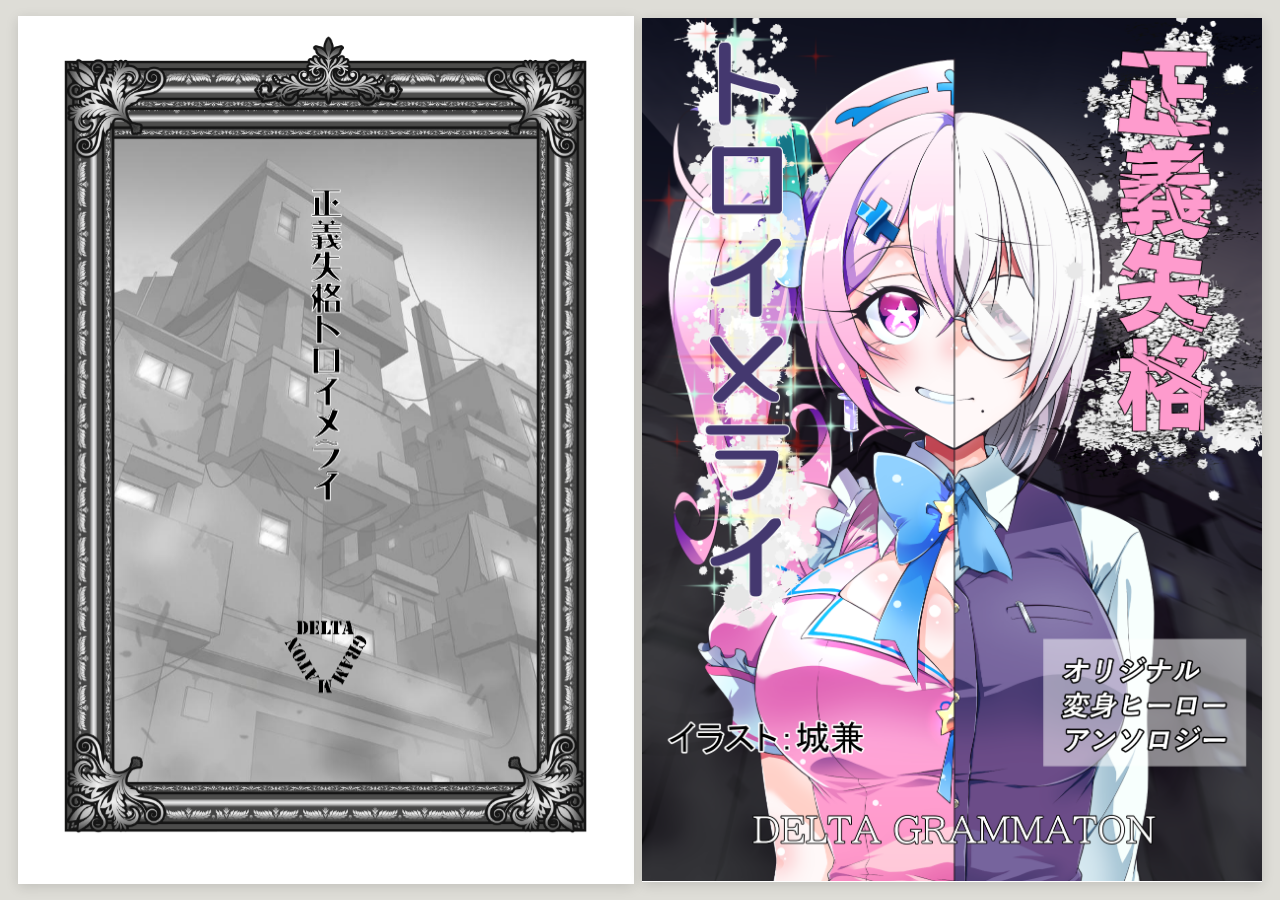
<file: reader.html>
<!doctype html>
<html lang="ja"><head><meta charset="utf-8"><meta name="viewport" content="width=device-width,initial-scale=1"><title>PDF READER | デルタグラマトン</title><link rel="stylesheet" href="style.css"><link rel="stylesheet" href="reader.css?v=9"></head>
<body class="reader"><div class="reader-top"><header class="reader-header"><a href="index.html#works">← 作品一覧</a><strong>PDF READER</strong><span>DELTA GRAMMATON</span></header>
<div class="reader-settings"><h1 id="title">作品を読む</h1><div class="reader-toolbar"><label>公開作品 <select id="books"><option value="">作品を選択</option></select></label><label class="file-button">手元のPDFを開く<input id="file" type="file" accept="application/pdf,.pdf"></label><label>表示 <select id="mode"><option value="single">単ページ</option><option value="spread" selected>見開き</option></select></label><label><input id="cover" type="checkbox">先頭1ページを単独表示</label></div>
<p class="reader-help">右綴じ：←・↓・下スクロール 次へ ／ →・↑・上スクロール 前へ　｜　画面下部でページ移動・拡大縮小｜ タッチ：右・上スワイプで次／左・下で前（左右は1ページ／上下は長さで1〜10ページ）｜ 左タップで次／右で前｜ 上端・下端のダブルタップ、または1秒長押しで操作表示｜ 拡大中の移動：Shift＋スクロール</p></div></div><main class="reader-main"><p id="status" role="status" aria-live="polite">PDFを読み込んでいます…。手元のファイルはアップロードされません。</p>
<div id="stage" class="page-stage" aria-label="PDFページ" aria-busy="false"><div id="pages" class="pdf-pages"></div></div>
<div id="swipe-preview" class="swipe-preview" role="status" aria-live="polite" hidden><div id="swipe-pages" class="swipe-preview-pages" aria-label="移動先のPDF"></div><p id="swipe-loading" class="swipe-loading" hidden></p><div class="swipe-preview-label"><strong id="swipe-target"></strong><span id="swipe-distance"></span><progress id="swipe-progress" max="10" value="1" aria-label="移動するページ数"></progress></div></div>
<div class="edge-zone edge-left"><button id="next" type="button" disabled aria-label="次のページ">←<span>次へ</span></button></div>
<div class="edge-zone edge-right"><button id="previous" type="button" disabled aria-label="前のページ">→<span>前へ</span></button></div>
<div class="page-controls" aria-label="ページと倍率の操作"><div class="control-row"><output id="count" for="position">— / —</output><div class="zoom-controls"><button id="zoom-out" type="button" aria-label="縮小">−</button><label for="zoom">拡大率</label><input id="zoom" type="number" min="50" max="300" step="10" value="100" inputmode="numeric"><span>%</span><button id="zoom-in" type="button" aria-label="拡大">＋</button><button id="zoom-reset" type="button">画面に合わせる</button></div></div><label class="slider-label" for="position">ページ移動</label><input id="position" type="range" min="1" max="1" value="1" disabled aria-label="ページ移動"></div>
<noscript>PDFを読むにはJavaScriptを有効にしてください。</noscript></main><script data-goatcounter="https://deltagrammaton.goatcounter.com/count" async src="https://gc.zgo.at/count.js"></script><script defer src="reader.js?v=9"></script></body></html>
</file>
<file: style.css>
@charset "UTF-8";:root{--bg:#f4f3ef;--text:#171717;--muted:#77746d;--line:#c9c7c0;--max:1080px}*{box-sizing:border-box}html{scroll-behavior:smooth}body{margin:0;background:var(--bg);color:var(--text);font-family:"Helvetica Neue",Arial,"Noto Sans JP",sans-serif;line-height:1.7}a{color:inherit}.site-header{width:min(var(--max),calc(100% - 48px));margin:auto;padding:28px 0;display:flex;justify-content:space-between;align-items:center;border-bottom:1px solid var(--line)}.brand{text-decoration:none;display:grid;line-height:1.1}.brand span{font-weight:800;letter-spacing:.08em}.brand small{margin-top:5px;font-size:10px;letter-spacing:.2em;color:var(--muted)}nav{display:flex;gap:25px}nav a{font-size:11px;letter-spacing:.12em;text-decoration:none}nav a:hover,.x-link:hover,.download:hover{opacity:.55}.hero{width:min(var(--max),calc(100% - 48px));min-height:72vh;margin:auto;display:flex;flex-direction:column;justify-content:center;border-bottom:1px solid var(--line)}.eyebrow,.section-label{font-size:10px;letter-spacing:.2em;color:var(--muted);margin:0 0 24px}.hero h1{font-size:clamp(56px,12vw,145px);line-height:.82;letter-spacing:-.055em;margin:0;font-weight:900}.hero-ja{margin:32px 0 0;font-size:14px;letter-spacing:.3em}.section{width:min(var(--max),calc(100% - 48px));margin:auto;padding:120px 0;border-bottom:1px solid var(--line)}.section h2{font-size:clamp(32px,5vw,58px);letter-spacing:-.03em;margin:0 0 35px}.lead{max-width:650px;font-size:16px}.member-grid{display:grid;grid-template-columns:repeat(2,1fr);border-top:1px solid var(--line);border-left:1px solid var(--line);margin-top:55px}.member-grid article{min-height:180px;padding:25px;border-right:1px solid var(--line);border-bottom:1px solid var(--line);display:flex;flex-direction:column;justify-content:space-between}.member-grid span{font-size:10px;color:var(--muted);letter-spacing:.12em}.member-grid h3{margin:35px 0 0;font-size:25px}.x-link{display:inline-block;margin-top:30px;font-size:12px;letter-spacing:.08em;text-decoration:none;border-bottom:1px solid var(--text)}.works{margin-top:55px}.work{border-top:1px solid var(--line);padding:30px 0 45px}.work:last-child{border-bottom:1px solid var(--line)}.work-meta{display:flex;justify-content:space-between;color:var(--muted);font-size:10px;letter-spacing:.13em}.work h3{font-size:clamp(25px,4vw,42px);margin:35px 0 4px}.date{color:var(--muted);margin:0}.description{max-width:650px;margin:25px 0 30px}.included{border-top:1px solid var(--line);margin-top:35px}.included-label{font-size:10px;letter-spacing:.16em;color:var(--muted);padding:20px 0}.included-row{display:flex;justify-content:space-between;align-items:end;gap:30px}.included h4{font-size:21px;margin:0}.included p{margin:4px 0 0;color:var(--muted);font-size:11px}.download{display:inline-flex;gap:20px;align-items:center;font-size:11px;letter-spacing:.14em;text-decoration:none;border-bottom:1px solid var(--text);padding-bottom:5px;white-space:nowrap}.coming{display:inline-block;margin-top:28px;color:var(--muted);font-size:10px;letter-spacing:.15em;border-bottom:1px solid var(--line);padding-bottom:5px}.site-footer{width:min(var(--max),calc(100% - 48px));margin:auto;padding:55px 0;display:grid;gap:8px;font-size:12px}.site-footer span{color:var(--muted);letter-spacing:.15em;font-size:10px}.site-footer a{margin-top:12px}.site-footer small{color:var(--muted);margin-top:25px}@media(max-width:650px){.site-header{width:calc(100% - 32px);padding:20px 0;align-items:flex-start}.site-header nav{gap:12px;flex-wrap:wrap;justify-content:flex-end}.hero,.section,.site-footer{width:calc(100% - 32px)}.hero{min-height:68vh}.member-grid{grid-template-columns:1fr}.section{padding:85px 0}.included-row{display:grid;gap:22px}.download{justify-self:start}}
.member-card{min-height:230px;padding:25px;border-right:1px solid var(--line);border-bottom:1px solid var(--line);display:flex;flex-direction:column;align-items:flex-start;text-decoration:none;transition:background .2s ease}.member-card:hover{background:#eae9e4}.member-card>span{font-size:10px;color:var(--muted);letter-spacing:.12em}.member-card img{width:72px;height:72px;margin-top:20px;border-radius:50%;object-fit:cover;background:#e3e1da}.member-card h3{margin:14px 0 0;font-size:22px}.member-card small{margin-top:4px;color:var(--muted);font-size:11px;letter-spacing:.04em}.work-intro{display:grid;grid-template-columns:minmax(150px,230px) 1fr;gap:35px;align-items:start;margin-top:30px}.work-cover{width:100%;height:auto;display:block}.work-intro h3{margin:0 0 4px}.work-intro .description{margin:25px 0 30px}@media(max-width:650px){.work-intro{grid-template-columns:minmax(100px,34%) 1fr;gap:18px}.member-card{min-height:210px}}
.circle-x-link{display:inline-flex;align-items:center;gap:12px;text-decoration:none;font-size:13px}.circle-x-link img,.footer-x img{width:42px;height:42px;border-radius:50%;object-fit:cover;background:#e3e1da}.timeline-wrap{max-width:600px;margin:35px auto 0}.footer-x{display:flex;align-items:center;gap:12px}.footer-x img{width:36px;height:36px}.cover-button{position:relative;align-self:start;padding:0;border:0;background:none;color:inherit;cursor:zoom-in;text-align:left}.cover-button .work-cover{width:100%}.cover-button>span{display:block;margin-top:8px;color:var(--muted);font-size:9px;letter-spacing:.13em}.cover-button:hover .work-cover{opacity:.78}.cover-dialog{position:fixed;max-width:min(92vw,900px);max-height:92vh;padding:20px;border:0;background:var(--bg);box-shadow:0 20px 80px #0006}.cover-dialog::backdrop{background:#111c}.cover-dialog img{display:block;max-width:calc(92vw - 40px);max-height:calc(92vh - 40px);width:auto;height:auto}.dialog-close{position:absolute;top:4px;right:6px;width:36px;height:36px;border:0;border-radius:50%;background:var(--text);color:white;font-size:25px;line-height:1;cursor:pointer}.cover-dialog[open]{cursor:zoom-out}@media(max-width:650px){.timeline-wrap{margin-top:25px}.cover-dialog{padding:14px}.cover-dialog img{max-width:calc(92vw - 28px);max-height:calc(92vh - 28px)}}
.event-info{margin-top:36px;padding-top:22px;border-top:1px solid var(--line)}.event-info p{margin:0 0 10px}.event-info a{display:inline-block;margin-top:8px;font-size:12px;letter-spacing:.06em;text-decoration:none;border-bottom:1px solid var(--text)}
.footer-x img{width:72px;height:72px}
.site-counter{display:flex;align-items:baseline;gap:14px;margin:12px 0 0;padding-top:14px;border-top:1px solid var(--line);color:var(--muted);font-size:10px;letter-spacing:.16em}.site-counter strong{color:var(--text);font-size:16px;font-weight:600;letter-spacing:.04em;font-variant-numeric:tabular-nums}
.site-counter{align-items:center}.site-counter img{display:block;width:180px;height:auto;max-width:100%}
.member-card{appearance:none;width:100%;background:transparent;color:inherit;font:inherit;text-align:left;cursor:pointer;justify-content:flex-start}.member-card:focus-visible{outline:2px solid #4165a0;outline-offset:-3px}.member-dialog{position:fixed;width:min(680px,92vw);max-height:88vh;overflow:auto;padding:32px;border:1px solid var(--line);background:var(--bg);color:var(--text);box-shadow:0 20px 80px #0006}.member-dialog::backdrop{background:#111c}.member-dialog-heading{display:flex;align-items:center;gap:20px;margin:0 0 24px;padding-right:32px}.member-dialog-heading img{flex:0 0 76px;width:76px;height:76px;border-radius:50%;object-fit:cover;background:#e3e1da}.member-dialog-heading .section-label{margin:0 0 6px}.member-dialog-heading h3{margin:0;font-size:clamp(22px,4vw,32px)}.member-dialog>p{line-height:1.9}.member-dialog h4{margin:24px 0 7px;font-size:14px}.member-dialog ul{margin:0;padding-left:1.4em}.member-dialog li+li{margin-top:5px}.member-x-link{display:inline-block;margin-top:30px;padding-bottom:4px;border-bottom:1px solid var(--text);font-size:12px;letter-spacing:.08em;text-decoration:none}.sample-list{list-style:none;margin:24px 0 0;padding:0;border-top:1px solid var(--line)}.sample-list li{border-bottom:1px solid var(--line)}.sample-list a{display:flex;justify-content:space-between;align-items:center;gap:20px;padding:14px 0;text-decoration:none}.sample-list a:hover,.member-x-link:hover{opacity:.58}.sample-list span{flex:none;color:var(--muted);font-size:10px;letter-spacing:.08em}@media(max-width:650px){.member-dialog{padding:24px 20px}.sample-list a{align-items:flex-start;flex-direction:column;gap:4px}}
.catalog-embed{margin-top:28px;border:1px solid var(--line);background:#fff}.catalog-embed-heading{display:flex;justify-content:space-between;align-items:center;gap:16px;padding:14px 18px;color:var(--text);font-size:12px}.catalog-embed-heading a{flex:none;margin:0;font-size:11px}.catalog-embed iframe{display:block;width:100%;height:min(78vh,820px);min-height:560px;border:0;background:#fff}@media(max-width:650px){.catalog-embed-heading{align-items:flex-start;flex-direction:column;gap:5px;padding:12px}.catalog-embed iframe{height:72vh;min-height:540px}}
.catalog-preview{margin-top:28px;border:1px solid var(--line);background:#fff}.catalog-preview .catalog-embed-heading{padding:14px 18px}.catalog-image-link{display:block;margin:0}.catalog-image{display:block;width:100%;height:auto;border-top:1px solid var(--line)}.catalog-caption{margin:0;padding:8px 12px;color:var(--muted);font-size:10px;text-align:right}
.event-info .catalog-image-link{display:block;margin:0;border:0}.event-info .catalog-image-link:hover{opacity:1}
</file>
<file: reader.css>
.reader{height:100dvh;overflow:hidden;display:flex;flex-direction:column}.reader-header{display:flex;justify-content:space-between;gap:16px;padding:14px 4%;border-bottom:1px solid var(--line);font-size:12px;flex-shrink:0}.reader-header a{text-decoration:none}.reader-header span{color:var(--muted);letter-spacing:.12em}.reader-main{width:100%;min-height:0;flex:1;display:flex;flex-direction:column;padding:12px 20px 0}.reader-main h1{font-size:20px;margin:0 0 8px}.reader-toolbar{display:flex;align-items:center;flex-wrap:wrap;gap:12px;font-size:12px}select,button,.file-button{font:inherit;color:inherit;background:var(--bg);border:1px solid var(--line);border-radius:4px;padding:6px 10px}button,.file-button{cursor:pointer}button:disabled{opacity:.4;cursor:default}.file-button input{display:block;max-width:205px;font-size:10px}.reader-help,#status{font-size:11px;color:var(--muted);margin:6px 0}#status:empty{display:none}.page-stage{flex:1;min-height:0;background:#deddd7;overflow:auto;overscroll-behavior:contain;position:relative}.pdf-pages{display:flex;flex-direction:row-reverse;align-items:center;gap:8px;width:max-content;min-height:100%;margin-inline:auto;padding:16px;box-sizing:border-box}.page-stage canvas{display:block;flex:none;box-shadow:0 3px 12px #0002;background:white}.page-controls{position:fixed;z-index:10;bottom:max(16px,env(safe-area-inset-bottom));left:50%;transform:translate(-50%,12px);width:min(760px,calc(100% - 32px));padding:14px 20px;border:1px solid #ffffff55;border-radius:12px;background:#f4f3eff0;backdrop-filter:blur(12px);box-shadow:0 5px 30px #0003;opacity:0;pointer-events:none;transition:opacity .18s,transform .18s}.near-bottom:not(.touch-input) .page-controls,.touch-controls .page-controls,.page-controls:has(:focus-visible){opacity:1;pointer-events:auto;transform:translate(-50%,0)}.control-row{display:flex;justify-content:space-between;align-items:center;gap:12px}.zoom-controls{display:flex;align-items:center;gap:6px;font-size:12px}.zoom-controls input{width:62px;padding:6px 2px 6px 6px;font:inherit;border:1px solid var(--line);border-radius:4px;background:white}.zoom-controls button{min-height:36px}.slider-label{display:block;font-size:11px;margin-top:8px}.page-controls input[type=range]{display:block;width:100%;height:24px;direction:rtl;accent-color:#171717;cursor:pointer;touch-action:pan-y}output{font-variant-numeric:tabular-nums;font-size:13px;white-space:nowrap}.edge-zone{position:fixed;top:45%;height:26%;width:80px;z-index:9;display:flex;align-items:center;justify-content:center;pointer-events:none}.edge-left{left:0}.edge-right{right:0}.edge-zone button{opacity:0;pointer-events:none;transition:opacity .18s;background:#f4f3efe8;box-shadow:0 3px 20px #0003;border:1px solid #fff9;border-radius:8px;font-size:28px;width:60px;min-height:76px}.edge-zone span{display:block;font-size:11px}.near-left:not(.touch-input) .edge-left button,.near-right:not(.touch-input) .edge-right button,.touch-controls .edge-zone button,.edge-zone:has(:focus-visible) button{opacity:1;pointer-events:auto}:focus-visible{outline:2px solid #4165a0;outline-offset:3px}@media(prefers-reduced-motion:reduce){.page-controls,.edge-zone button{transition:none}}@media(max-width:767px){.reader-header span{display:none}.reader-header{padding:10px 12px}.reader-main{padding:10px 8px 0}.reader-main h1{font-size:18px}.reader-toolbar{gap:8px}.file-button{display:none}.reader-help{font-size:10px}.page-controls{padding:12px;width:calc(100% - 16px)}.control-row{flex-wrap:wrap;gap:6px}.zoom-controls{gap:4px}.zoom-controls label{font-size:11px}.edge-zone{width:52px}.edge-zone button{width:44px;min-height:60px}}

/* Reader chrome floats above a full-viewport PDF. */
.reader-main{padding:0;position:relative}
.page-stage{width:100%;height:100%;flex:1}
.reader-top{position:fixed;top:0;left:0;right:0;z-index:20;max-height:85dvh;overflow:auto;background:#f4f3eff0;backdrop-filter:blur(12px);box-shadow:0 6px 24px #0002;opacity:0;pointer-events:none;transform:translateY(-12px);transition:opacity .18s,transform .18s}
.near-top:not(.touch-input) .reader-top,.touch-controls .reader-top,.reader-top:has(:focus-visible){opacity:1;pointer-events:auto;transform:translateY(0)}
.reader-settings{padding:10px 20px 12px}
.reader-settings h1{font-size:20px;margin:0 0 8px}
#status{position:absolute;top:50%;left:50%;transform:translate(-50%,-50%);z-index:5;max-width:calc(100% - 32px);margin:0;padding:12px 18px;background:#f4f3eff0;border-radius:8px;box-shadow:0 3px 15px #0002;font-size:13px}
@media(max-width:767px){.reader-main{padding:0}.reader-settings{padding:8px 12px}.reader-settings h1{font-size:18px}}
@media(prefers-reduced-motion:reduce){.reader-top{transition:none}}

.swipe-preview{position:fixed;z-index:30;top:50%;left:50%;transform:translate(-50%,-50%);display:flex;flex-direction:column;align-items:center;gap:8px;pointer-events:none;width:min(320px,calc(100% - 40px));padding:20px;border-radius:12px;background:#171717e8;color:#fff;box-shadow:0 6px 28px #0004;text-align:center}.swipe-preview[hidden]{display:none}.swipe-preview strong{font-size:23px;font-variant-numeric:tabular-nums}.swipe-preview span{font-size:12px}.swipe-preview progress{width:100%;height:7px;accent-color:#fff}
.page-stage{touch-action:pan-x pan-y pinch-zoom}

.page-stage{-webkit-touch-callout:none;-webkit-user-select:none;user-select:none}

/* The destination PDF fills the screen; navigation information floats above it. */
.swipe-preview{inset:0;top:0;left:0;transform:none;width:100%;height:100dvh;padding:0;border-radius:0;background:#deddd7;box-shadow:none;display:block;color:var(--text)}
.swipe-preview-pages{display:flex;flex-direction:row-reverse;align-items:center;justify-content:center;gap:8px;padding:16px;width:100%;height:100%;box-sizing:border-box}
.swipe-preview-pages canvas{display:block;flex:none;box-shadow:0 3px 12px #0002;background:white}
.swipe-preview-label{position:absolute;top:max(24px,env(safe-area-inset-top));left:50%;transform:translateX(-50%);width:min(330px,calc(100% - 32px));padding:12px 16px;display:flex;flex-direction:column;gap:6px;border-radius:10px;background:#171717e8;color:white;box-shadow:0 4px 20px #0003}
.swipe-preview-label strong{font-size:18px}.swipe-preview-label span{font-size:14px}
.swipe-loading{position:absolute;top:50%;left:50%;transform:translate(-50%,-50%);width:80%;padding:12px;background:#f4f3eff0;border-radius:8px;font-size:13px}.swipe-loading[hidden]{display:none}
</file>
